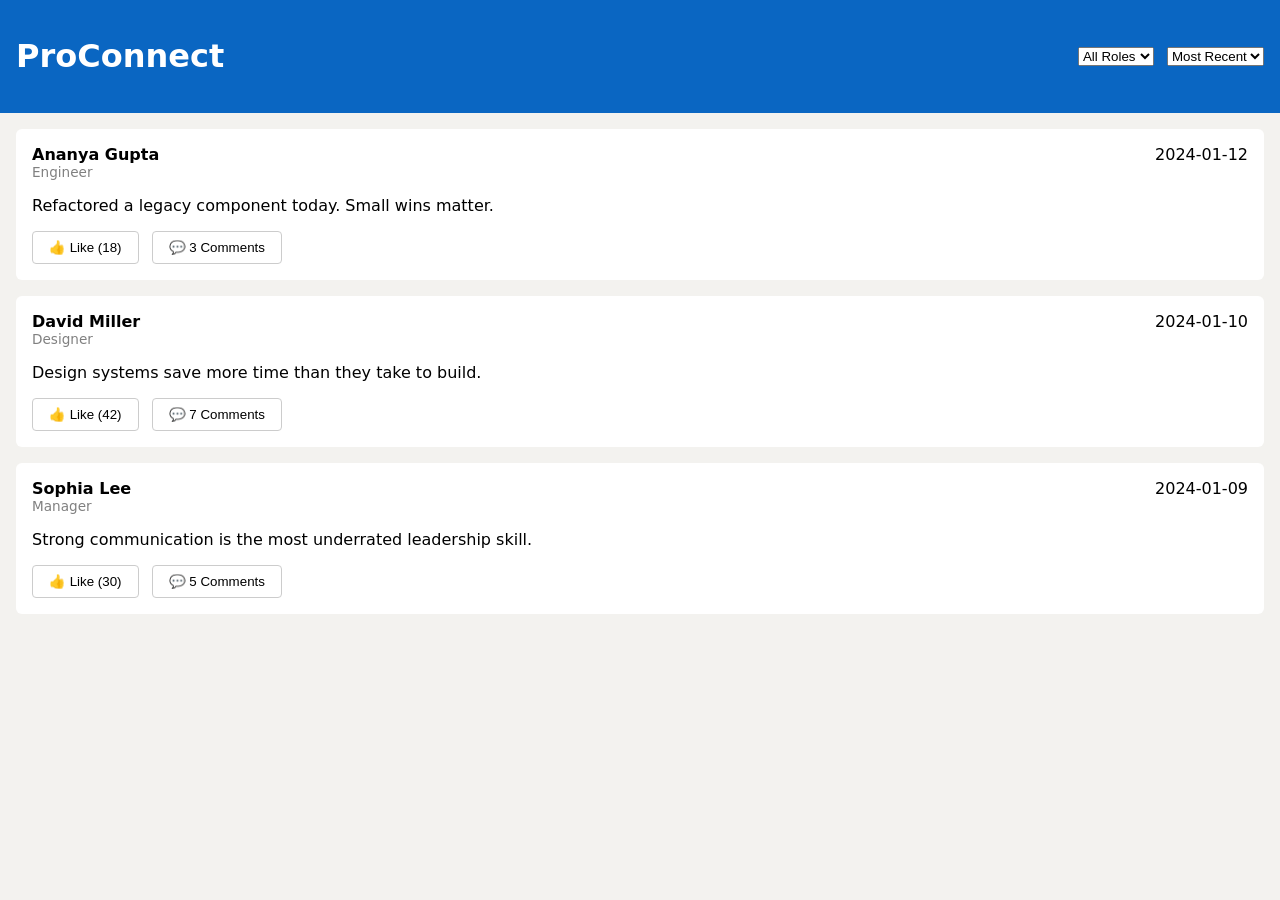
<file: index.html>
<!DOCTYPE html>
<html lang="en">
<head>
  <meta charset="UTF-8" />
  <meta name="viewport" content="width=device-width, initial-scale=1.0" />
  <title>ProConnect Feed</title>
  <link rel="stylesheet" href="styles.css" />
</head>
<body>
  <!-- TODO: Add sidebar with navigation links -->

  <div class="main-content">
    <header class="header">
      <h1>ProConnect</h1>

      <div class="controls">
        <select id="filterRole">
          <option value="all">All Roles</option>
          <option value="Engineer">Engineer</option>
          <option value="Designer">Designer</option>
          <option value="Manager">Manager</option>
        </select>

        <select id="sortPosts">
          <option value="recent">Most Recent</option>
          <option value="likes">Most Liked</option>
        </select>
      </div>
    </header>

    <main>
      <section id="feed" class="feed"></section>
    </main>
  </div>

  <script src="index.js"></script>
</body>
</html>
</file>
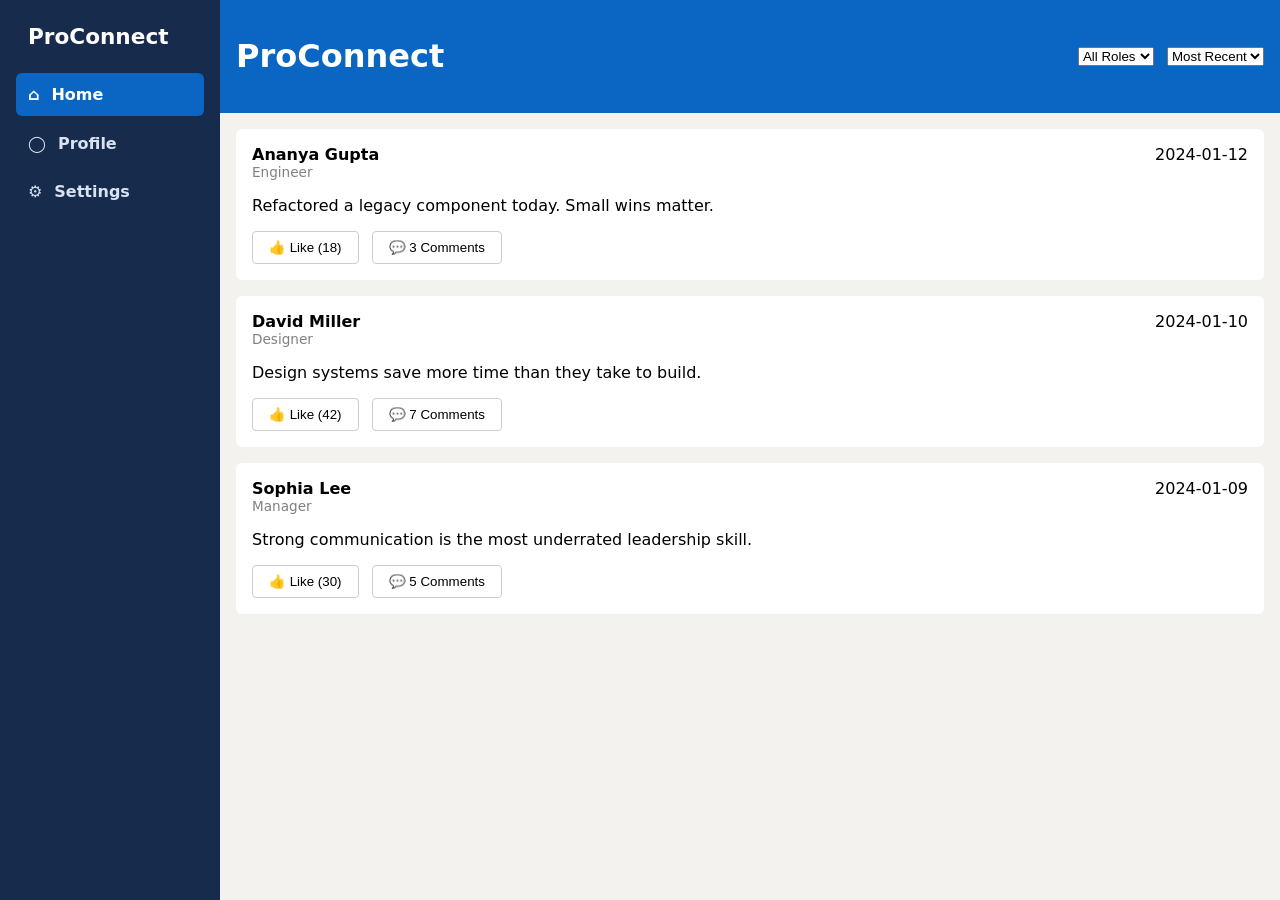
<file: Week1_Assignment/index.html>
<!DOCTYPE html>
<html lang="en">
<head>
  <meta charset="UTF-8" />
  <meta name="viewport" content="width=device-width, initial-scale=1.0" />
  <title>ProConnect Feed</title>
  <link rel="stylesheet" href="styles.css" />
</head>
<body>
  <aside class="sidebar" aria-label="Primary navigation">
    <div class="sidebar-brand">ProConnect</div>
    <nav class="sidebar-nav">
      <a class="nav-link active" href="#feed" aria-current="page">
        <span aria-hidden="true">⌂</span>
        <span>Home</span>
      </a>
      <a class="nav-link" href="#profile">
        <span aria-hidden="true">◯</span>
        <span>Profile</span>
      </a>
      <a class="nav-link" href="#settings">
        <span aria-hidden="true">⚙</span>
        <span>Settings</span>
      </a>
    </nav>
  </aside>

  <div class="main-content">
    <header class="header">
      <h1>ProConnect</h1>

      <div class="controls">
        <select id="filterRole">
          <option value="all">All Roles</option>
          <option value="Engineer">Engineer</option>
          <option value="Designer">Designer</option>
          <option value="Manager">Manager</option>
        </select>

        <select id="sortPosts">
          <option value="recent">Most Recent</option>
          <option value="likes">Most Liked</option>
        </select>
      </div>
    </header>

    <main>
      <section id="feed" class="feed"></section>
    </main>
  </div>

  <script src="index.js"></script>
</body>
</html>
</file>
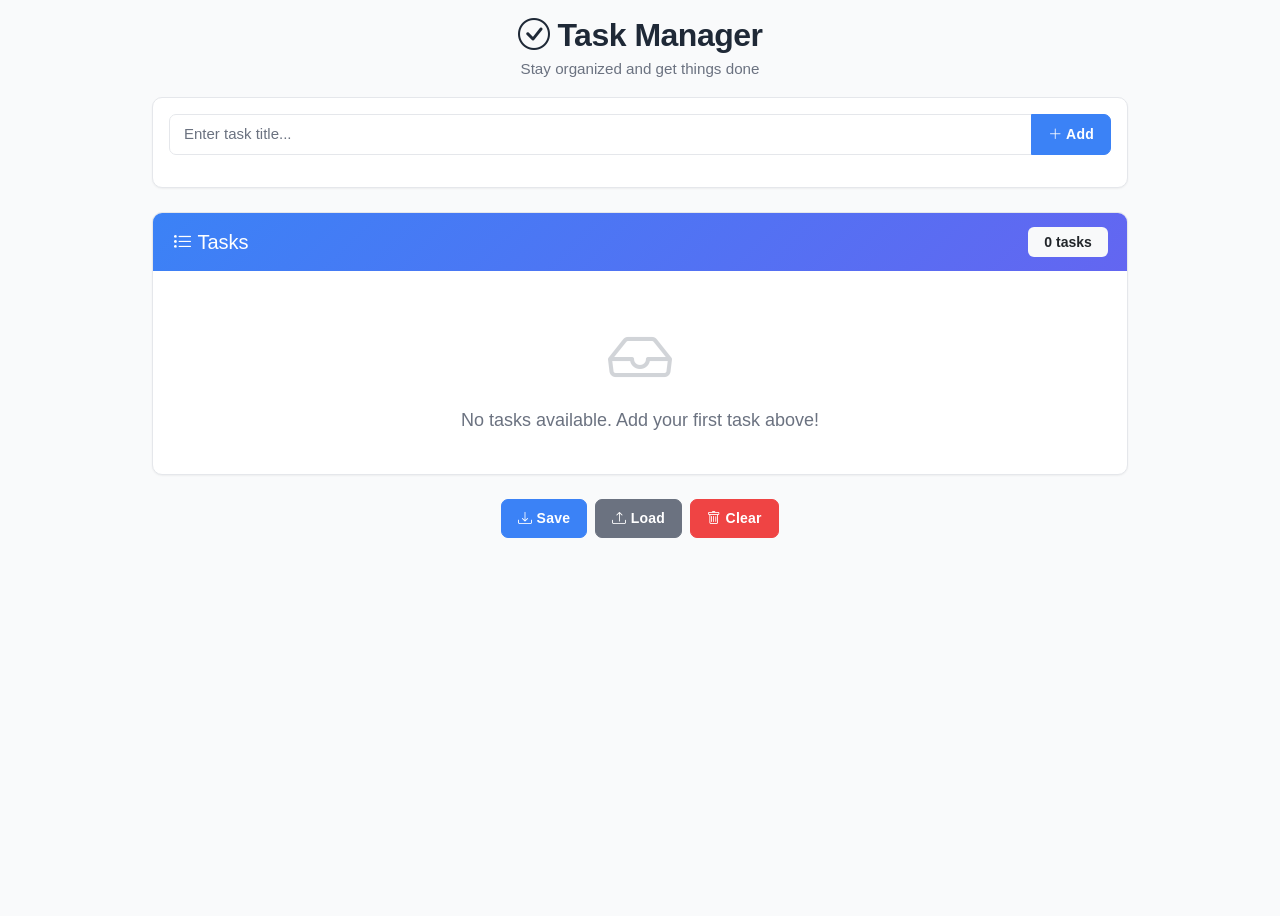
<file: Week1_TM_Assignment/index.html>
<!doctype html>
<html lang="en">
  <head>
    <meta charset="UTF-8" />
    <meta name="viewport" content="width=device-width, initial-scale=1.0" />
    <title>Task Manager</title>
    <!-- Bootstrap CSS -->
    <link
      href="https://cdn.jsdelivr.net/npm/bootstrap@5.3.0/dist/css/bootstrap.min.css"
      rel="stylesheet"
    />
    <!-- Bootstrap Icons -->
    <link
      rel="stylesheet"
      href="https://cdn.jsdelivr.net/npm/bootstrap-icons@1.11.1/font/bootstrap-icons.css"
    />
    <!-- Custom CSS -->
    <link rel="stylesheet" href="index.css" />
  </head>
  <body>
    <div class="container my-3">
      <header class="text-center mb-3">
        <h1><i class="bi bi-check-circle"></i> Task Manager</h1>
        <p>Stay organized and get things done</p>
      </header>

      <!-- Add Task Section -->
      <div class="card mb-4">
        <div class="card-body">
          <form id="addTaskForm">
            <div class="input-group mb-3">
              <input
                type="text"
                id="taskInput"
                class="form-control"
                placeholder="Enter task title..."
                required
              />
              <button type="submit" class="btn btn-primary">
                <i class="bi bi-plus-lg"></i> Add
              </button>
            </div>
            <div
              id="addTaskError"
              class="alert alert-danger"
              role="alert"
              style="display: none"
            ></div>
          </form>
        </div>
      </div>

      <!-- Tasks List Section -->
      <div class="card mb-4">
        <div
          class="card-header d-flex justify-content-between align-items-center"
        >
          <h5 class="mb-0"><i class="bi bi-list-task"></i> Tasks</h5>
          <span id="taskCount" class="badge bg-light text-dark">0 tasks</span>
        </div>
        <div class="card-body">
          <div id="tasksList">
            <div class="empty-state">
              <i class="bi bi-inbox"></i>
              <p>No tasks available. Add your first task above!</p>
            </div>
          </div>
        </div>
      </div>

      <!-- Action Buttons -->
      <div
        class="d-flex gap-2 justify-content-center flex-wrap"
        style="gap: 0.5rem"
      >
        <button id="saveBtn" class="btn btn-primary">
          <i class="bi bi-download"></i> Save
        </button>
        <button id="loadBtn" class="btn btn-secondary">
          <i class="bi bi-upload"></i> Load
        </button>
        <button id="clearBtn" class="btn btn-danger">
          <i class="bi bi-trash"></i> Clear
        </button>
      </div>
    </div>

    <!-- Bootstrap JS Bundle -->
    <script src="https://cdn.jsdelivr.net/npm/bootstrap@5.3.0/dist/js/bootstrap.bundle.min.js"></script>
    <!-- Custom JS -->
    <script src="index.js"></script>
  </body>
</html>
</file>
<file: styles.css>
body {
  font-family: system-ui, sans-serif;
  margin: 0;
  background-color: #f3f2ef;
}

/* TODO: Add sidebar styles */

.main-content {
  margin-left: 0;
}

.header {
  background-color: #0a66c2;
  color: white;
  padding: 1rem;
  display: flex;
  justify-content: space-between;
  align-items: center;
}

.controls select {
  margin-left: 0.5rem;
}

.feed {
  padding: 1rem;
}

.post {
  background: white;
  padding: 1rem;
  border-radius: 6px;
  margin-bottom: 1rem;
}

.post-header {
  display: flex;
  justify-content: space-between;
}

.post-author {
  font-weight: bold;
}

.post-role {
  font-size: 0.85rem;
  color: gray;
}

.post-actions {
  margin-top: 0.5rem;
}

.post-actions button {
  margin-right: 0.5rem;
  padding: 0.5rem 1rem;
  border: 1px solid #ccc;
  border-radius: 4px;
  background-color: white;
  cursor: pointer;
  transition: all 0.2s;
}

.post-actions button:hover {
  background-color: #f3f2ef;
}

.post-actions button.liked {
  background-color: #0a66c2;
  color: white;
  font-weight: bold;
  border: 2px solid #0a66c2;
}
</file>
<file: Week1_Assignment/styles.css>
body {
  font-family: system-ui, sans-serif;
  margin: 0;
  background-color: #f3f2ef;
}

.sidebar {
  position: fixed;
  inset: 0 auto 0 0;
  width: 220px;
  padding: 1.5rem 1rem;
  box-sizing: border-box;
  background-color: #172b4d;
  color: white;
}

.sidebar-brand {
  padding: 0 0.75rem 1.5rem;
  font-size: 1.35rem;
  font-weight: 700;
}

.sidebar-nav {
  display: flex;
  flex-direction: column;
  gap: 0.35rem;
}

.nav-link {
  display: flex;
  align-items: center;
  gap: 0.75rem;
  padding: 0.75rem;
  border-radius: 6px;
  color: #d9e2f2;
  font-weight: 600;
  text-decoration: none;
  transition: background-color 0.2s, color 0.2s;
}

.nav-link:hover,
.nav-link:focus-visible,
.nav-link.active {
  background-color: #0a66c2;
  color: white;
}

.main-content {
  margin-left: 220px;
}

.header {
  background-color: #0a66c2;
  color: white;
  padding: 1rem;
  display: flex;
  justify-content: space-between;
  align-items: center;
}

.controls select {
  margin-left: 0.5rem;
}

.feed {
  padding: 1rem;
}

.post {
  background: white;
  padding: 1rem;
  border-radius: 6px;
  margin-bottom: 1rem;
}

.post-header {
  display: flex;
  justify-content: space-between;
}

.post-author {
  font-weight: bold;
}

.post-role {
  font-size: 0.85rem;
  color: gray;
}

.post-actions {
  margin-top: 0.5rem;
}

.post-actions button {
  margin-right: 0.5rem;
  padding: 0.5rem 1rem;
  border: 1px solid #ccc;
  border-radius: 4px;
  background-color: white;
  cursor: pointer;
  transition: all 0.2s;
}

.post-actions button:hover {
  background-color: #f3f2ef;
}

.post-actions button.liked {
  background-color: #0a66c2;
  color: white;
  font-weight: bold;
  border: 2px solid #0a66c2;
}

@media (max-width: 640px) {
  .sidebar {
    width: 76px;
    padding: 1rem 0.5rem;
  }

  .sidebar-brand {
    overflow: hidden;
    padding: 0 0 1.5rem;
    text-align: center;
    text-indent: -9999px;
  }

  .sidebar-brand::after {
    content: "P";
    display: block;
    text-indent: 0;
    font-size: 1.35rem;
  }

  .nav-link {
    justify-content: center;
    padding: 0.75rem 0.5rem;
  }

  .nav-link span:last-child {
    display: none;
  }

  .main-content {
    margin-left: 76px;
  }
}
</file>
<file: Week1_TM_Assignment/index.css>
/* Global Styles */
:root {
    --primary-color: #3b82f6;
    --secondary-color: #6366f1;
    --success-color: #10b981;
    --danger-color: #ef4444;
    --warning-color: #f59e0b;
    --info-color: #0ea5e9;
    --bg-primary: #ffffff;
    --bg-secondary: #f9fafb;
    --bg-tertiary: #f3f4f6;
    --text-primary: #1f2937;
    --text-secondary: #6b7280;
    --border-color: #e5e7eb;
}

body {
    background: #f9fafb;
    min-height: 100vh;
    font-family: -apple-system, BlinkMacSystemFont, 'Segoe UI', 'Roboto', 'Oxygen', 'Ubuntu', 'Cantarell', sans-serif;
    color: var(--text-primary);
}

.container {
    max-width: 1000px;
}

/* Header Styles */
header h1 {
    font-weight: 800;
    color: var(--text-primary);
    font-size: 2rem;
    letter-spacing: -0.5px;
    margin-bottom: 0.25rem;
}

header p {
    color: var(--text-secondary);
    font-size: 0.95rem;
    margin: 0;
}

/* Card Styles */
.card {
    border: 1px solid var(--border-color);
    border-radius: 10px;
    overflow: hidden;
    box-shadow: 0 1px 2px 0 rgba(0, 0, 0, 0.05);
    background: var(--bg-primary);
    transition: box-shadow 0.2s ease;
    margin-bottom: 0.75rem;
}

.card:hover {
    box-shadow: 0 4px 6px -1px rgba(0, 0, 0, 0.1);
}

.card-header {
    padding: 0.9rem 1.2rem;
    border: none;
    background: linear-gradient(135deg, var(--primary-color) 0%, var(--secondary-color) 100%);
    color: white;
}

/* Task Item Styles */
.task-item {
    padding: 0.7rem 0.95rem;
    margin-bottom: 0.5rem;
    border-radius: 8px;
    background: var(--bg-secondary);
    transition: all 0.3s ease;
    border: 1px solid var(--border-color);
    border-left: 4px solid var(--primary-color);
    animation: slideIn 0.3s ease;
}

.task-item:hover {
    transform: translateY(-2px);
    box-shadow: 0 4px 12px rgba(59, 130, 246, 0.15);
}

.task-item.completed {
    border-left-color: var(--success-color);
    background: #ecfdf5;
    border-color: #d1fae5;
}

.task-item.completed .task-title {
    text-decoration: line-through;
    color: var(--text-secondary);
}

.task-title {
    font-size: 1.0625rem;
    font-weight: 600;
    margin-bottom: 0;
    color: var(--text-primary);
}

.task-id {
    font-size: 0.8125rem;
    color: var(--text-secondary);
    font-weight: 700;
    letter-spacing: 0.5px;
}

.task-status {
    font-size: 0.8125rem;
    padding: 0.375rem 0.875rem;
    border-radius: 6px;
    font-weight: 600;
}

.status-pending {
    background: #fef3c7;
    color: #92400e;
}

.status-completed {
    background: #d1fae5;
    color: #065f46;
}

/* Button Styles */
.btn {
    border-radius: 7px;
    padding: 0.5rem 1rem;
    font-weight: 600;
    transition: all 0.2s ease;
    border: 1px solid transparent;
    font-size: 0.875rem;
    letter-spacing: 0.25px;
}

.btn:hover {
    transform: translateY(-1px);
    box-shadow: 0 4px 12px rgba(0, 0, 0, 0.15);
}

.btn-primary {
    background: var(--primary-color);
    color: white;
    border-color: var(--primary-color);
}

.btn-primary:hover {
    background: #2563eb;
    border-color: #2563eb;
}

.btn-secondary {
    background: #6b7280;
    color: white;
    border-color: #6b7280;
}

.btn-secondary:hover {
    background: #4b5563;
    border-color: #4b5563;
}

.btn-success {
    background: var(--success-color);
    color: white;
    border-color: var(--success-color);
}

.btn-success:hover {
    background: #059669;
    border-color: #059669;
}

.btn-danger {
    background: var(--danger-color);
    color: white;
    border-color: var(--danger-color);
}

.btn-danger:hover {
    background: #dc2626;
    border-color: #dc2626;
}

.btn-warning {
    background: var(--warning-color);
    color: white;
    border-color: var(--warning-color);
}

.btn-warning:hover {
    background: #d97706;
    border-color: #d97706;
}

.btn-info {
    background: var(--info-color);
    color: white;
    border-color: var(--info-color);
}

.btn-info:hover {
    background: #0284c7;
    border-color: #0284c7;
}

.btn-sm {
    padding: 0.375rem 0.75rem;
    font-size: 0.8125rem;
}

/* Input Styles */
.form-control {
    border-radius: 7px;
    border: 1px solid var(--border-color);
    padding: 0.5rem 0.875rem;
    transition: all 0.2s ease;
    background: var(--bg-primary);
    color: var(--text-primary);
    font-weight: 500;
    font-size: 0.9375rem;
}

.form-control::placeholder {
    color: var(--text-secondary);
}

.form-control:focus {
    border-color: var(--primary-color);
    box-shadow: 0 0 0 3px rgba(59, 130, 246, 0.1);
    outline: none;
}

.input-group .btn {
    margin-left: 0.5rem;
}


/* Task Count Badge */
#taskCount {
    font-size: 0.875rem;
    padding: 0.5rem 1rem;
    border-radius: 6px;
    background: rgba(255, 255, 255, 0.2);
    color: white;
    font-weight: 700;
}

/* Responsive Design */
@media (max-width: 768px) {
    header h1 {
        font-size: 1.875rem;
    }
    
    .container {
        padding: 0 1rem;
    }
    
    .d-flex.gap-2 {
        flex-direction: column;
    }
    
    .d-flex.gap-2 button {
        width: 100%;
    }
    
    .input-group {
        flex-direction: column;
    }
    
    .input-group .form-control {
        margin-bottom: 0.5rem;
    }
    
    .input-group .btn {
        margin-left: 0;
        margin-right: 0;
    }
}

/* Animation for adding tasks */
@keyframes slideIn {
    from {
        opacity: 0;
        transform: translateY(-10px);
    }
    to {
        opacity: 1;
        transform: translateY(0);
    }
}

/* Empty state */
.empty-state {
    text-align: center;
    padding: 1.5rem 1rem;
    color: var(--text-secondary);
}

.empty-state i {
    font-size: 4rem;
    margin-bottom: 1rem;
    opacity: 0.3;
    color: var(--text-secondary);
}

.empty-state p {
    font-size: 1.125rem;
    margin: 0;
}
</file>
